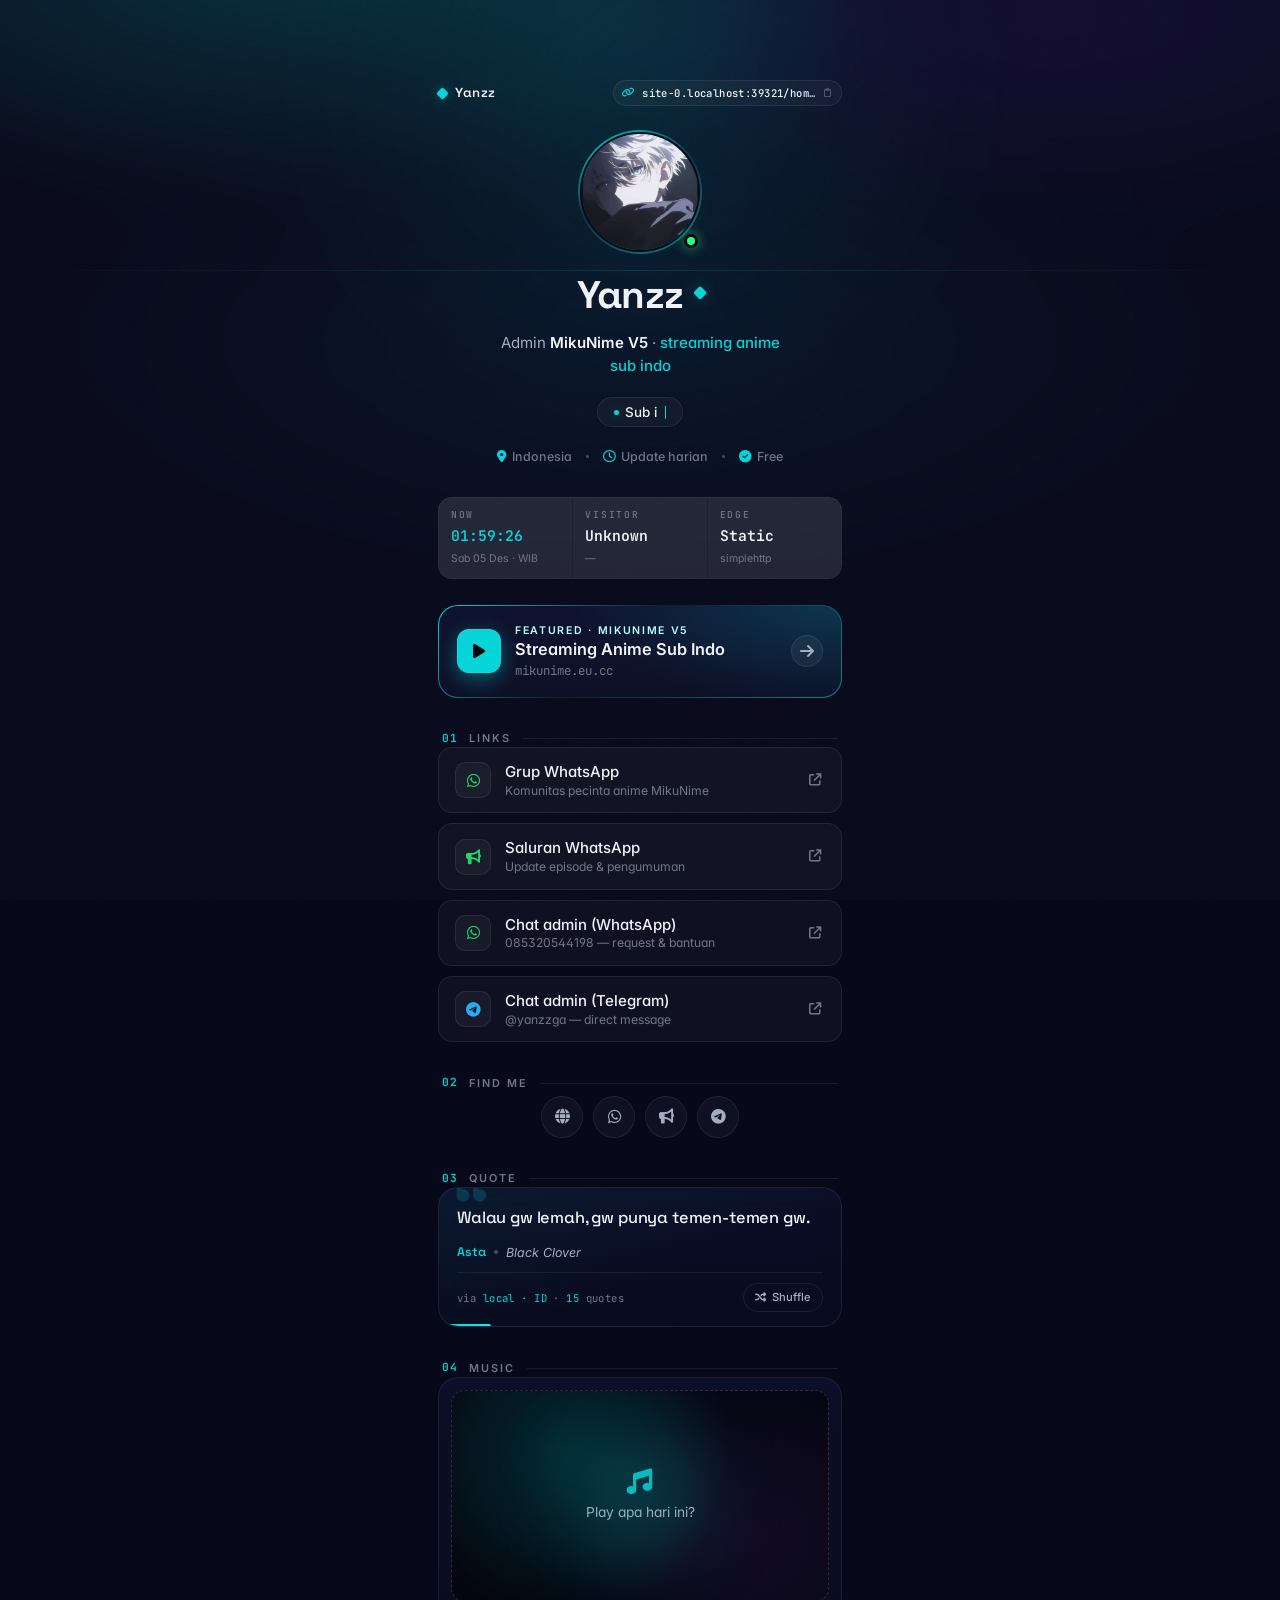
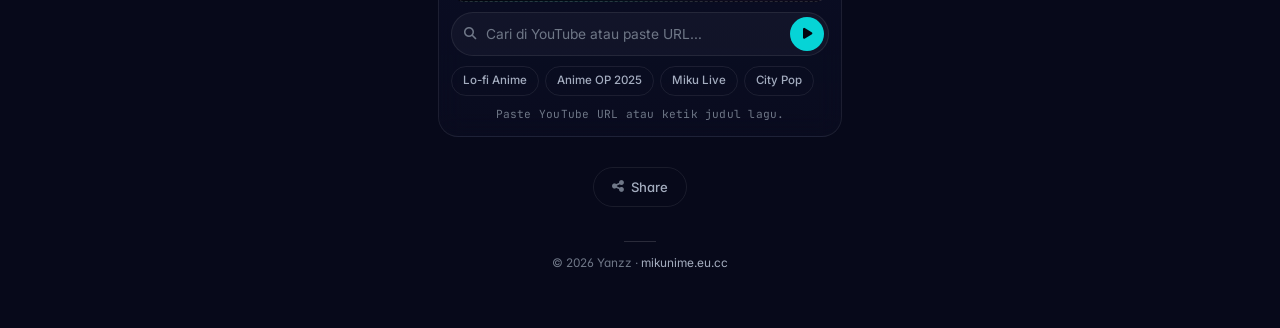
<file: index.html>
<!DOCTYPE html>
<html lang="id">
<head>
    <meta charset="UTF-8" />
    <meta http-equiv="X-UA-Compatible" content="IE=edge" />
    <meta http-equiv="refresh" content="0; url=home.html" />
    <link rel="canonical" href="home.html" />
    <title>Yanzz · MikuNime V5</title>
    <meta name="robots" content="noindex" />
    <style>body{margin:0;background:#07091a;color:#a4adbf;font-family:system-ui,sans-serif;display:flex;align-items:center;justify-content:center;min-height:100vh}a{color:#06d4d6}</style>
</head>
<body>
    <p>Redirecting to <a href="home.html">/home</a>&hellip;</p>
    <script>location.replace("home.html" + (location.search || "") + (location.hash || ""));</script>
</body>
</html>
</file>
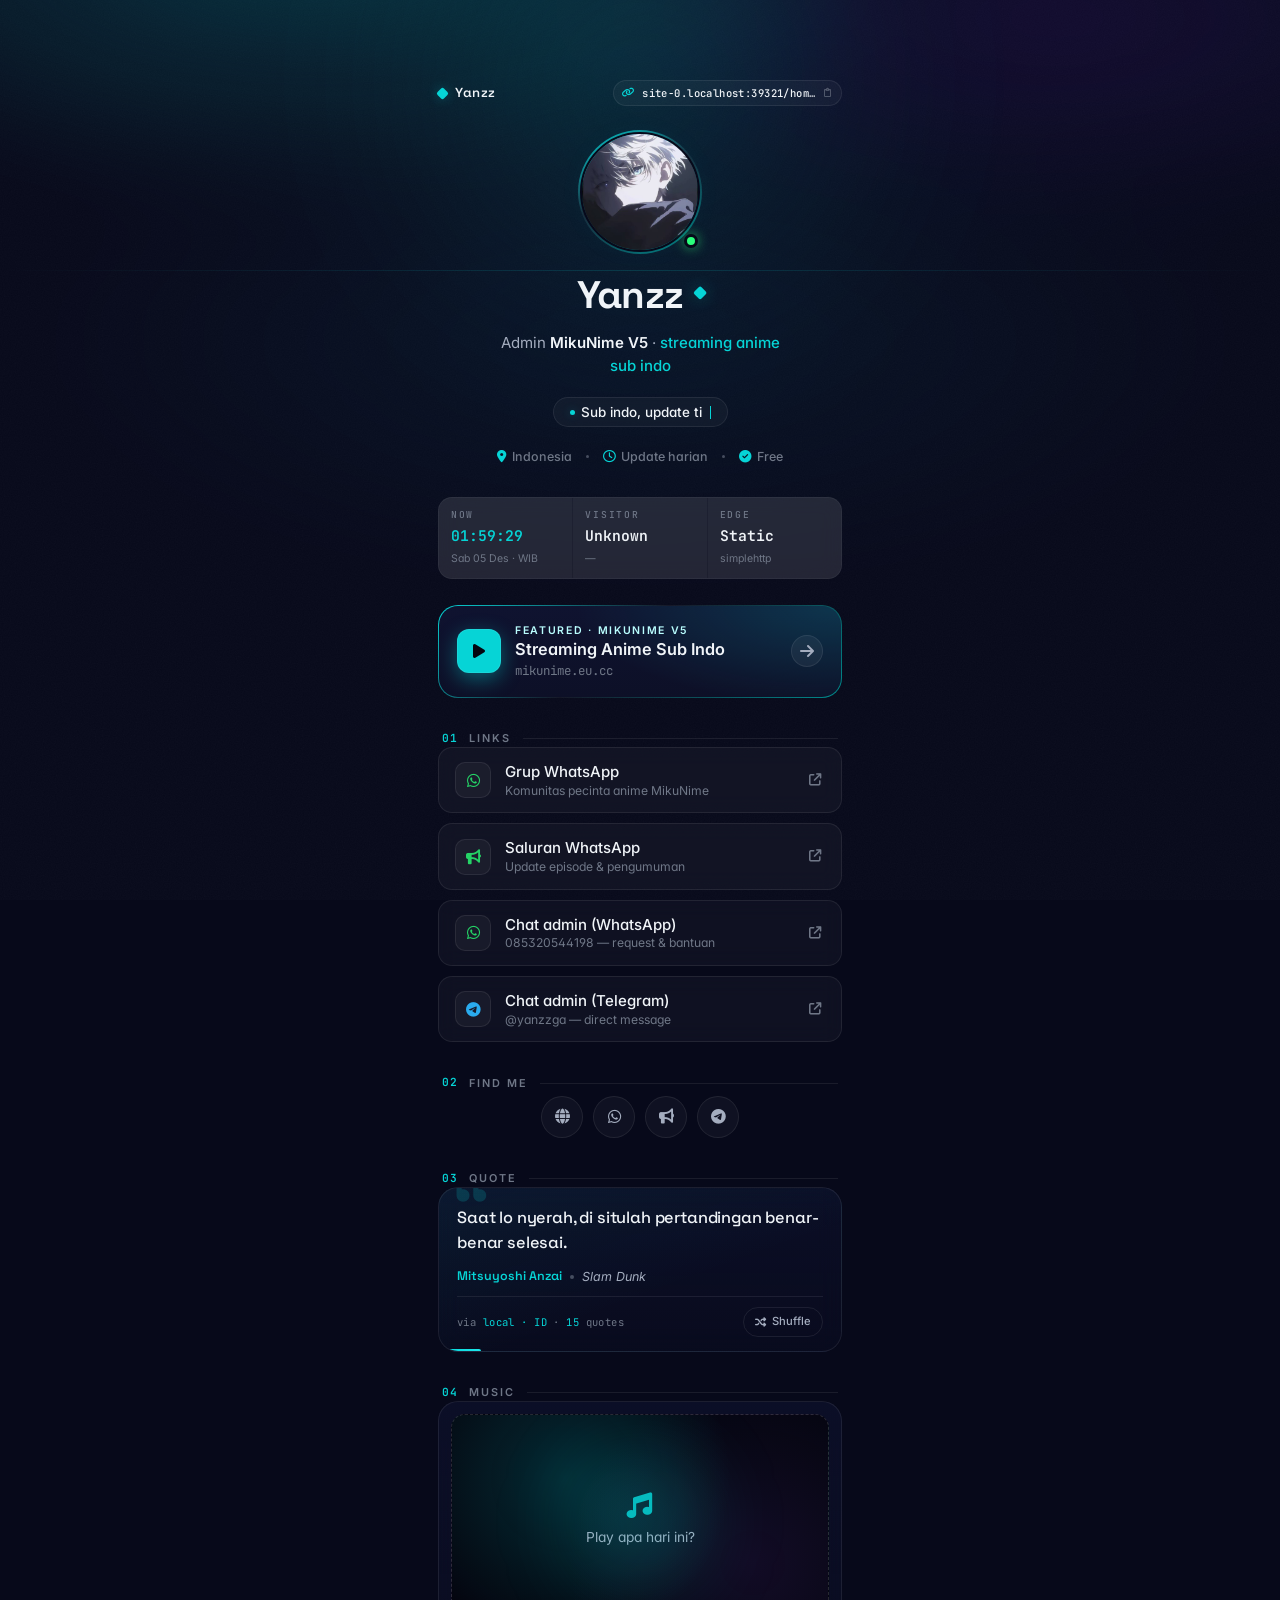
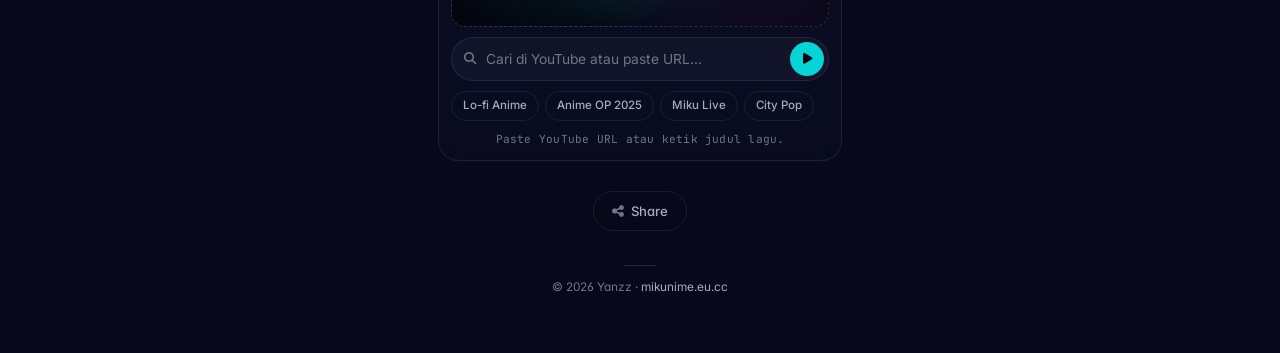
<file: home.html>
<!DOCTYPE html>
<html lang="id">
<head>
    <meta charset="UTF-8" />
    <meta http-equiv="X-UA-Compatible" content="IE=edge" />
    <meta name="viewport" content="width=device-width, initial-scale=1.0, viewport-fit=cover" />

    <title>Yanzz — MikuNime V5 (Mikunime) · Streaming Anime Sub Indo</title>
    <meta name="title" content="Yanzz — MikuNime V5 (Mikunime) · Streaming Anime Sub Indo" />
    <meta name="description" content="Bio link Yanzz, admin MikuNime V5. Akses website MikuNime, grup &amp; saluran WhatsApp komunitas anime sub indo, dan kontak admin." />
    <meta name="keywords" content="yanzz, yanzz mikunime, mikunime, MikuNime, MikuNime V5, mikunime v5, miku nime, miku-nime, bio link mikunime, link in bio, streaming anime sub indo, anime sub indo gratis, nonton anime online, grup whatsapp anime, saluran whatsapp anime, komunitas anime indonesia" />
    <meta name="author" content="Yanzz" />
    <meta name="theme-color" content="#07091a" />
    <meta name="robots" content="index, follow" />
    <link rel="canonical" href="https://mikunime.biz.id" />

    <meta property="og:type" content="website" />
    <meta property="og:url" content="https://mikunime.biz.id" />
    <meta property="og:title" content="Yanzz — MikuNime V5 (Mikunime)" />
    <meta property="og:description" content="Akses website MikuNime V5, grup &amp; saluran WhatsApp komunitas anime sub indo, dan kontak admin." />
    <meta property="og:image" content="assets/profile.jpg" />
    <meta property="og:site_name" content="MikuNime V5 · Yanzz Bio Link" />

    <meta name="twitter:card" content="summary_large_image" />
    <meta name="twitter:title" content="Yanzz — MikuNime V5 (Mikunime)" />
    <meta name="twitter:description" content="Akses website MikuNime V5, grup &amp; saluran WhatsApp komunitas anime sub indo, dan kontak admin." />
    <meta name="twitter:image" content="assets/profile.jpg" />

    <link rel="icon" type="image/svg+xml" href="assets/favicon.svg" />
    <link rel="apple-touch-icon" href="assets/profile.jpg" />

    <link rel="preconnect" href="https://fonts.googleapis.com" />
    <link rel="preconnect" href="https://fonts.gstatic.com" crossorigin />
    <link href="https://fonts.googleapis.com/css2?family=Inter:wght@400;500;600;700&family=Space+Grotesk:wght@500;600;700&family=JetBrains+Mono:wght@400;500&display=swap" rel="stylesheet" />

    <link rel="stylesheet" href="https://cdnjs.cloudflare.com/ajax/libs/font-awesome/6.5.2/css/all.min.css" referrerpolicy="no-referrer" />

    <link rel="stylesheet" href="style.css" />

    <script type="application/ld+json">
    {
      "@context": "https://schema.org",
      "@type": "Person",
      "name": "Yanzz",
      "alternateName": ["Yanzz MikuNime", "Admin MikuNime V5"],
      "jobTitle": "Admin MikuNime V5",
      "url": "https://mikunime.eu.cc",
      "image": "assets/profile.jpg",
      "worksFor": {
        "@type": "Organization",
        "name": "MikuNime V5",
        "alternateName": "Mikunime",
        "url": "https://mikunime.eu.cc"
      },
      "sameAs": [
        "https://chat.whatsapp.com/KSGYkPV4TPLKQ3u8evFwgF",
        "https://whatsapp.com/channel/0029VbCQwRN1t90XMvgzU92q",
        "https://t.me/yanzzga"
      ]
    }
    </script>
</head>
<body>
    <div class="bg-glow" aria-hidden="true">
        <span class="orb"></span>
        <span class="scanline"></span>
    </div>

    <main class="container" id="biolink">
        <!-- Top brand bar -->
        <div class="brand-bar" aria-hidden="true">
            <span class="brand-bar__mark">
                <span class="brand-bar__mark-dot"></span>
                Yanzz
            </span>
            <button type="button" class="url-chip" id="urlChip" aria-label="Tap untuk copy link halaman">
                <i class="fa-solid fa-link" aria-hidden="true"></i>
                <span class="url-chip__text" id="urlText">/home</span>
                <i class="fa-regular fa-clipboard url-chip__copy" aria-hidden="true"></i>
            </button>
        </div>

        <!-- Hero -->
        <header class="hero" aria-label="Profil">
            <div class="avatar">
                <div class="avatar__inner">
                    <img src="assets/profile.jpg" alt="Foto Yanzz, admin MikuNime V5" loading="eager" decoding="async" />
                </div>
                <span class="avatar__dot" title="Online" aria-hidden="true"></span>
            </div>

            <h1 class="hero__name">
                Yanzz
                <span class="hero__name-mark" aria-hidden="true"></span>
            </h1>

            <p class="hero__role">
                Admin <strong>MikuNime V5</strong> · <span class="hero__role-accent">streaming anime sub indo</span>
            </p>

            <div class="hero__typed-stage" aria-live="polite">
                <span class="hero__typed-pill">
                    <span class="hero__typed-text" id="typed">Selamat datang.</span>
                    <span class="hero__typed-caret" aria-hidden="true"></span>
                </span>
            </div>

            <div class="meta" aria-hidden="true">
                <span class="meta__item"><i class="fa-solid fa-location-dot"></i> Indonesia</span>
                <span class="meta__sep"></span>
                <span class="meta__item"><i class="fa-regular fa-clock"></i> Update harian</span>
                <span class="meta__sep"></span>
                <span class="meta__item"><i class="fa-solid fa-circle-check"></i> Free</span>
            </div>
        </header>

        <!-- Live stats -->
        <section class="stats" aria-label="Live status">
            <div class="stat">
                <span class="stat__label">Now</span>
                <span class="stat__value" id="clock">--:--:--</span>
                <span class="stat__sub" id="dateline">— · WIB</span>
            </div>
            <div class="stat">
                <span class="stat__label">Visitor</span>
                <span class="stat__value" id="geoCity">Loading…</span>
                <span class="stat__sub" id="geoMeta">—</span>
            </div>
            <div class="stat">
                <span class="stat__label">Edge</span>
                <span class="stat__value" id="edgeName">Vercel</span>
                <span class="stat__sub" id="edgeRegion">global</span>
            </div>
        </section>

        <!-- Featured -->
        <section class="featured" aria-labelledby="featured-title">
            <h2 id="featured-title" class="visually-hidden">Featured</h2>
            <a href="https://mikunime.eu.cc" target="_blank" rel="noopener" class="featured__btn">
                <span class="featured__icon">
                    <i class="fa-solid fa-play"></i>
                </span>
                <span class="featured__text">
                    <span class="featured__eyebrow">Featured · MikuNime V5</span>
                    <span class="featured__title">Streaming Anime Sub Indo</span>
                    <span class="featured__url">mikunime.eu.cc</span>
                </span>
                <span class="featured__arrow">
                    <i class="fa-solid fa-arrow-right"></i>
                </span>
            </a>
        </section>

        <!-- Main Links -->
        <nav class="links" aria-label="Daftar link">
            <p class="section-label">
                <span class="section-label__num">01</span>
                <span>Links</span>
                <span class="section-label__line"></span>
            </p>
            <ul class="links__list">
                <li>
                    <a href="https://chat.whatsapp.com/KSGYkPV4TPLKQ3u8evFwgF?mode=hqctcla" class="link-btn link-btn--wa" target="_blank" rel="noopener">
                        <span class="link-btn__icon"><i class="fa-brands fa-whatsapp"></i></span>
                        <span class="link-btn__text">
                            <span class="link-btn__title">Grup WhatsApp</span>
                            <span class="link-btn__desc">Komunitas pecinta anime MikuNime</span>
                        </span>
                        <span class="link-btn__chev"><i class="fa-solid fa-arrow-up-right-from-square"></i></span>
                    </a>
                </li>
                <li>
                    <a href="https://whatsapp.com/channel/0029VbCQwRN1t90XMvgzU92q" class="link-btn link-btn--wa" target="_blank" rel="noopener">
                        <span class="link-btn__icon"><i class="fa-solid fa-bullhorn"></i></span>
                        <span class="link-btn__text">
                            <span class="link-btn__title">Saluran WhatsApp</span>
                            <span class="link-btn__desc">Update episode &amp; pengumuman</span>
                        </span>
                        <span class="link-btn__chev"><i class="fa-solid fa-arrow-up-right-from-square"></i></span>
                    </a>
                </li>
                <li>
                    <a href="https://wa.me/6285320544198" class="link-btn link-btn--wa" target="_blank" rel="noopener">
                        <span class="link-btn__icon"><i class="fa-brands fa-whatsapp"></i></span>
                        <span class="link-btn__text">
                            <span class="link-btn__title">Chat admin (WhatsApp)</span>
                            <span class="link-btn__desc">085320544198 — request &amp; bantuan</span>
                        </span>
                        <span class="link-btn__chev"><i class="fa-solid fa-arrow-up-right-from-square"></i></span>
                    </a>
                </li>
                <li>
                    <a href="https://t.me/yanzzga" class="link-btn link-btn--tg" target="_blank" rel="noopener">
                        <span class="link-btn__icon"><i class="fa-brands fa-telegram"></i></span>
                        <span class="link-btn__text">
                            <span class="link-btn__title">Chat admin (Telegram)</span>
                            <span class="link-btn__desc">@yanzzga — direct message</span>
                        </span>
                        <span class="link-btn__chev"><i class="fa-solid fa-arrow-up-right-from-square"></i></span>
                    </a>
                </li>
            </ul>
        </nav>

        <!-- Socials -->
        <section class="socials-wrap" aria-label="Sosial">
            <p class="section-label">
                <span class="section-label__num">02</span>
                <span>Find me</span>
                <span class="section-label__line"></span>
            </p>
            <div class="socials">
                <h2 class="visually-hidden">Sosial Media</h2>
                <a href="https://mikunime.eu.cc" class="social" target="_blank" rel="noopener" aria-label="Website MikuNime V5" title="Website MikuNime V5">
                    <i class="fa-solid fa-globe"></i>
                </a>
                <a href="https://chat.whatsapp.com/KSGYkPV4TPLKQ3u8evFwgF?mode=hqctcla" class="social social--wa" target="_blank" rel="noopener" aria-label="Grup WhatsApp" title="Grup WhatsApp">
                    <i class="fa-brands fa-whatsapp"></i>
                </a>
                <a href="https://whatsapp.com/channel/0029VbCQwRN1t90XMvgzU92q" class="social social--wa" target="_blank" rel="noopener" aria-label="Saluran WhatsApp" title="Saluran WhatsApp">
                    <i class="fa-solid fa-bullhorn"></i>
                </a>
                <a href="https://t.me/yanzzga" class="social social--tg" target="_blank" rel="noopener" aria-label="Telegram" title="Telegram">
                    <i class="fa-brands fa-telegram"></i>
                </a>
            </div>
        </section>

        <!-- Anime quote -->
        <section class="quote-section" aria-label="Anime quote of the moment">
            <p class="section-label">
                <span class="section-label__num">03</span>
                <span>Quote</span>
                <span class="section-label__line"></span>
            </p>
            <article class="quote-card" id="quoteCard">
                <span class="quote-card__mark" aria-hidden="true">&ldquo;</span>
                <p class="quote-card__text" id="quoteText">Memuat quote&hellip;</p>
                <footer class="quote-card__meta">
                    <span class="quote-card__char" id="quoteChar">&mdash;</span>
                    <span class="quote-card__sep" aria-hidden="true"></span>
                    <span class="quote-card__anime" id="quoteAnime">&mdash;</span>
                </footer>
                <div class="quote-card__bar">
                    <span class="quote-card__source">via <span id="quoteSource">yurippe</span> &middot; <span id="quoteCount">7k+</span> quotes</span>
                    <button type="button" class="quote-card__refresh" id="quoteRefresh" aria-label="Quote berikutnya">
                        <i class="fa-solid fa-shuffle" aria-hidden="true"></i>
                        <span>Shuffle</span>
                    </button>
                </div>
                <span class="quote-card__progress" id="quoteProgress" aria-hidden="true"></span>
            </article>
        </section>

        <!-- Music -->
        <section class="player" aria-label="Music player">
            <p class="section-label">
                <span class="section-label__num">04</span>
                <span>Music</span>
                <span class="section-label__line"></span>
            </p>
            <div class="player__card">
                <div class="player__display" id="playerDisplay" hidden>
                    <iframe id="ytplayer" title="YouTube player" frameborder="0" allow="accelerometer; autoplay; clipboard-write; encrypted-media; gyroscope; picture-in-picture" allowfullscreen referrerpolicy="strict-origin-when-cross-origin"></iframe>
                </div>
                <div class="player__empty" id="playerEmpty">
                    <span class="player__empty-pulse"></span>
                    <i class="fa-solid fa-music"></i>
                    <span>Play apa hari ini?</span>
                </div>
                <form class="player__form" id="playerForm" autocomplete="off">
                    <span class="player__form-icon"><i class="fa-solid fa-magnifying-glass"></i></span>
                    <input type="search" id="playerInput" placeholder="Cari di YouTube atau paste URL…" aria-label="Cari musik di YouTube" />
                    <button type="submit" class="player__form-btn" aria-label="Play">
                        <i class="fa-solid fa-play"></i>
                    </button>
                </form>
                <div class="player__presets" role="group" aria-label="Quick play">
                    <button type="button" data-q="lofi anime hip hop radio">Lo-fi Anime</button>
                    <button type="button" data-q="anime opening 2025 best">Anime OP 2025</button>
                    <button type="button" data-q="hatsune miku magical mirai live">Miku Live</button>
                    <button type="button" data-q="japanese city pop 80s playlist">City Pop</button>
                </div>
                <p class="player__hint" id="playerHint">Paste YouTube URL atau ketik judul lagu.</p>
            </div>
        </section>

        <!-- Share -->
        <button type="button" id="shareBtn" class="share-btn" aria-label="Bagikan halaman ini">
            <i class="fa-solid fa-share-nodes"></i>
            <span>Share</span>
        </button>

        <!-- Footer -->
        <footer class="footer">
            <span class="footer__rule" aria-hidden="true"></span>
            <p>&copy; <span id="year"></span> Yanzz · <a href="https://mikunime.eu.cc" target="_blank" rel="noopener">mikunime.eu.cc</a></p>
        </footer>
    </main>

    <div class="toast" id="toast" role="status" aria-live="polite"></div>

    <script src="script.js" defer></script>
</body>
</html>
</file>
<file: style.css>
/* =========================================
   Yanzz · Bio Link — midnight cyan edition
   ========================================= */

:root {
    --bg: #07091a;
    --bg-deep: #04050f;
    --bg-soft: #0d1027;
    --bg-card: #0f1330;

    --surface: rgba(255, 255, 255, 0.035);
    --surface-strong: rgba(255, 255, 255, 0.06);
    --surface-hover: rgba(6, 212, 214, 0.06);
    --border: rgba(255, 255, 255, 0.08);
    --border-strong: rgba(255, 255, 255, 0.14);
    --border-accent: rgba(6, 212, 214, 0.32);

    --accent: #06d4d6;
    --accent-bright: #1ce7ec;
    --accent-deep: #008a8c;
    --accent-soft: #b9fdfe;
    --accent-glow: rgba(6, 212, 214, 0.32);

    --warm: #ffb547;
    --wa: #25d366;
    --tg: #2aabee;

    --text: #f0f4f8;
    --text-dim: #a4adbf;
    --text-mute: #6f7787;

    --radius-sm: 10px;
    --radius-md: 14px;
    --radius-lg: 20px;
    --radius-pill: 999px;

    --easing: cubic-bezier(0.22, 0.61, 0.36, 1);
    --t-fast: 160ms;
    --t-base: 240ms;
}

/* ----- Reset ----- */
*, *::before, *::after { box-sizing: border-box; }
html, body { margin: 0; padding: 0; }
html {
    -webkit-text-size-adjust: 100%;
    scroll-behavior: smooth;
}
body {
    min-height: 100svh;
    font-family: "Inter", system-ui, -apple-system, "Segoe UI", Roboto, sans-serif;
    color: var(--text);
    background: var(--bg);
    line-height: 1.55;
    overflow-x: hidden;
    -webkit-font-smoothing: antialiased;
    text-rendering: optimizeLegibility;
    font-feature-settings: "ss01", "cv11";
}
a { color: inherit; text-decoration: none; }
img { display: block; max-width: 100%; height: auto; }
ul { list-style: none; margin: 0; padding: 0; }
button { font: inherit; cursor: pointer; }

::selection {
    background: var(--accent);
    color: var(--bg-deep);
}

.visually-hidden {
    position: absolute !important;
    width: 1px; height: 1px;
    padding: 0; margin: -1px;
    overflow: hidden;
    clip: rect(0, 0, 0, 0);
    white-space: nowrap;
    border: 0;
}

/* ----- Background: midnight aurora + grain ----- */
.bg-glow {
    position: fixed;
    inset: 0;
    z-index: -1;
    overflow: hidden;
    pointer-events: none;
}
.bg-glow::before {
    content: "";
    position: absolute;
    top: -25%;
    left: 50%;
    width: 130%;
    height: 90%;
    transform: translateX(-50%);
    background:
        radial-gradient(ellipse 55% 50% at 30% 20%, rgba(6, 212, 214, 0.22), transparent 65%),
        radial-gradient(ellipse 50% 40% at 75% 30%, rgba(80, 30, 180, 0.16), transparent 65%),
        radial-gradient(ellipse 60% 50% at 50% 70%, rgba(6, 90, 130, 0.12), transparent 65%);
    filter: blur(40px);
    opacity: 0.95;
}
.bg-glow::after {
    content: "";
    position: absolute;
    inset: 0;
    background-image: url("data:image/svg+xml;utf8,<svg xmlns='http://www.w3.org/2000/svg' width='200' height='200'><filter id='n'><feTurbulence type='fractalNoise' baseFrequency='0.85' numOctaves='2' stitchTiles='stitch'/><feColorMatrix values='0 0 0 0 1  0 0 0 0 1  0 0 0 0 1  0 0 0 0.05 0'/></filter><rect width='100%25' height='100%25' filter='url(%23n)'/></svg>");
    background-size: 200px 200px;
    mix-blend-mode: overlay;
    opacity: 0.55;
    pointer-events: none;
}

/* Single ambient orb — slow breath */
.orb {
    position: absolute;
    width: 520px; height: 520px;
    top: -180px; left: 50%;
    transform: translateX(-50%);
    border-radius: 50%;
    background: radial-gradient(circle, var(--accent), transparent 60%);
    filter: blur(120px);
    opacity: 0.28;
    animation: breathe 8s ease-in-out infinite;
}
@keyframes breathe {
    0%, 100% { opacity: 0.24; transform: translateX(-50%) scale(1); }
    50%      { opacity: 0.34; transform: translateX(-50%) scale(1.05); }
}

/* Subtle scanline accent over hero */
.scanline {
    position: absolute;
    top: 30%;
    left: 0;
    right: 0;
    height: 1px;
    background: linear-gradient(90deg, transparent, var(--accent-glow), transparent);
    opacity: 0.5;
}

/* ----- Container ----- */
.container {
    width: 100%;
    max-width: 460px;
    margin: 0 auto;
    padding: clamp(40px, 8vw, 72px) clamp(20px, 5vw, 28px) 56px;
    display: flex;
    flex-direction: column;
    gap: 26px;

    opacity: 0;
    transform: translateY(10px);
    transition: opacity 600ms var(--easing), transform 600ms var(--easing);
    position: relative;
    z-index: 1;
}
.container.is-visible {
    opacity: 1;
    transform: translateY(0);
}

/* ----- Top brand bar ----- */
.brand-bar {
    display: flex;
    align-items: center;
    justify-content: space-between;
    font-size: 0.7rem;
    color: var(--text-mute);
    letter-spacing: 0.16em;
    text-transform: uppercase;
    font-weight: 600;
    margin-bottom: -10px;
}
.brand-bar__mark {
    display: inline-flex;
    align-items: center;
    gap: 8px;
    color: var(--text);
    font-family: "Space Grotesk", "Inter", sans-serif;
    letter-spacing: 0.04em;
    text-transform: none;
    font-size: 0.82rem;
    font-weight: 600;
}
.brand-bar__mark-dot {
    width: 9px; height: 9px;
    background: var(--accent);
    border-radius: 2px;
    box-shadow: 0 0 12px var(--accent-glow);
    transform: rotate(45deg);
    flex-shrink: 0;
}
.brand-bar__id {
    color: var(--text-mute);
    font-family: "JetBrains Mono", "SF Mono", ui-monospace, monospace;
    font-size: 0.66rem;
    letter-spacing: 0.18em;
    border: 1px solid var(--border);
    padding: 3px 8px;
    border-radius: 4px;
    background: var(--surface);
}

/* ----- Hero ----- */
.hero {
    display: flex;
    flex-direction: column;
    align-items: center;
    text-align: center;
    gap: 14px;
    padding: 8px 0 4px;
}

.avatar {
    position: relative;
    width: 116px; height: 116px;
    border-radius: 50%;
    padding: 2px;
    background: linear-gradient(150deg, var(--accent) 0%, rgba(255, 255, 255, 0.06) 45%, var(--accent-deep) 100%);
}
.avatar::before {
    content: "";
    position: absolute;
    inset: -8px;
    border-radius: 50%;
    background: radial-gradient(circle, var(--accent-glow), transparent 65%);
    filter: blur(14px);
    z-index: -1;
    opacity: 0.55;
}
.avatar__inner {
    width: 100%; height: 100%;
    border-radius: 50%;
    overflow: hidden;
    background: var(--bg-deep);
    border: 2px solid var(--bg);
}
.avatar__inner img {
    width: 100%; height: 100%;
    object-fit: cover;
    transition: transform 600ms var(--easing);
}
.avatar:hover .avatar__inner img {
    transform: scale(1.04);
}
.avatar__dot {
    position: absolute;
    right: 4px; bottom: 6px;
    width: 14px; height: 14px;
    border-radius: 50%;
    background: #2bff7c;
    border: 3px solid var(--bg);
    box-shadow: 0 0 12px rgba(43, 255, 124, 0.6);
}

.hero__name {
    font-family: "Space Grotesk", "Inter", sans-serif;
    margin: 6px 0 0;
    font-size: clamp(2rem, 4vw + 1rem, 2.4rem);
    font-weight: 700;
    letter-spacing: -0.02em;
    color: var(--text);
    line-height: 1.1;
    display: inline-flex;
    align-items: center;
    gap: 10px;
}
.hero__name-mark {
    display: inline-block;
    width: 10px; height: 10px;
    background: var(--accent);
    border-radius: 2px;
    transform: rotate(45deg) translateY(-3px);
    box-shadow: 0 0 16px var(--accent-glow);
}

.hero__role {
    margin: 0;
    color: var(--text-dim);
    font-size: 0.94rem;
    font-weight: 400;
    max-width: 32ch;
}
.hero__role strong {
    color: var(--text);
    font-weight: 600;
}
.hero__role-accent {
    color: var(--accent);
    font-weight: 500;
}

/* Typed pill — fixed slot to prevent layout shift */
.hero__typed-stage {
    height: 38px;
    display: flex;
    align-items: center;
    justify-content: center;
    width: 100%;
    margin-top: 2px;
}
.hero__typed-pill {
    display: inline-flex;
    align-items: center;
    gap: 6px;
    font-size: 0.84rem;
    color: var(--text-dim);
    background: var(--surface);
    border: 1px solid var(--border);
    border-radius: var(--radius-pill);
    padding: 6px 16px;
    backdrop-filter: blur(12px);
    -webkit-backdrop-filter: blur(12px);
    height: 30px;
    max-width: min(360px, 90vw);
    white-space: nowrap;
    overflow: hidden;
}
.hero__typed-pill::before {
    content: "";
    width: 5px; height: 5px;
    border-radius: 50%;
    background: var(--accent);
    box-shadow: 0 0 8px var(--accent-glow);
    flex-shrink: 0;
}
.hero__typed-text {
    color: var(--text);
    font-weight: 500;
    overflow: hidden;
    text-overflow: ellipsis;
    min-width: 0;
}
.hero__typed-caret {
    display: inline-block;
    width: 1px;
    height: 1em;
    background: var(--accent);
    margin-left: 2px;
    flex-shrink: 0;
    animation: blink 1.05s steps(2) infinite;
}
@keyframes blink { 50% { opacity: 0; } }

/* Meta line */
.meta {
    display: flex;
    justify-content: center;
    align-items: center;
    gap: 14px;
    flex-wrap: wrap;
    color: var(--text-mute);
    font-size: 0.78rem;
    font-weight: 500;
    margin-top: 2px;
}
.meta__item {
    display: inline-flex;
    align-items: center;
    gap: 6px;
}
.meta__sep {
    width: 3px; height: 3px;
    border-radius: 50%;
    background: var(--text-mute);
    opacity: 0.6;
}
.meta__item i {
    color: var(--accent);
    font-size: 0.78rem;
}

/* ----- Section label ----- */
.section-label {
    display: flex;
    align-items: center;
    gap: 12px;
    font-size: 0.68rem;
    font-weight: 600;
    letter-spacing: 0.18em;
    text-transform: uppercase;
    color: var(--text-mute);
    margin: 6px 4px 0;
}
.section-label__num {
    color: var(--accent);
    font-family: "JetBrains Mono", "SF Mono", ui-monospace, monospace;
    font-weight: 600;
    letter-spacing: 0.05em;
    font-size: 0.7rem;
    text-transform: none;
}
.section-label__line {
    flex: 1;
    height: 1px;
    background: var(--border);
}

/* ----- Featured card ----- */
.featured {
    position: relative;
    border-radius: var(--radius-lg);
    padding: 1px;
    background: linear-gradient(140deg, var(--accent) 0%, rgba(255, 255, 255, 0.05) 45%, var(--accent-deep) 100%);
    transition: transform var(--t-base) var(--easing), box-shadow var(--t-base) var(--easing);
}
.featured__btn {
    display: flex;
    align-items: center;
    gap: 14px;
    width: 100%;
    padding: 18px;
    border-radius: calc(var(--radius-lg) - 1px);
    background:
        radial-gradient(120% 200% at 100% 0%, rgba(6, 212, 214, 0.18), transparent 55%),
        linear-gradient(180deg, var(--bg-card) 0%, var(--bg-soft) 100%);
    color: var(--text);
    border: 0;
    position: relative;
    overflow: hidden;
}
.featured__btn::after {
    content: "";
    position: absolute;
    inset: 0;
    background: radial-gradient(circle at 100% 0%, rgba(6, 212, 214, 0.22), transparent 55%);
    opacity: 0;
    transition: opacity var(--t-base) var(--easing);
    pointer-events: none;
}
.featured:hover {
    transform: translateY(-2px);
    box-shadow: 0 18px 40px rgba(0, 0, 0, 0.5), 0 0 0 1px var(--border-accent), 0 0 28px rgba(6, 212, 214, 0.18);
}
.featured:hover .featured__btn::after { opacity: 1; }

.featured__icon {
    width: 44px; height: 44px;
    flex-shrink: 0;
    display: grid;
    place-items: center;
    background: var(--accent);
    color: var(--bg-deep);
    border-radius: 12px;
    font-size: 16px;
    box-shadow: 0 6px 20px rgba(6, 212, 214, 0.4), 0 0 0 1px rgba(255, 255, 255, 0.08) inset;
}
.featured__text {
    flex: 1;
    display: flex;
    flex-direction: column;
    line-height: 1.3;
    min-width: 0;
    text-align: left;
}
.featured__eyebrow {
    font-size: 0.66rem;
    font-weight: 600;
    text-transform: uppercase;
    letter-spacing: 0.16em;
    color: var(--accent-soft);
}
.featured__title {
    font-size: 1.02rem;
    font-weight: 600;
    color: var(--text);
    margin-top: 2px;
}
.featured__url {
    font-size: 0.78rem;
    color: var(--text-mute);
    margin-top: 2px;
    font-family: "JetBrains Mono", "SF Mono", ui-monospace, monospace;
    font-feature-settings: "tnum";
}
.featured__arrow {
    width: 32px; height: 32px;
    display: grid;
    place-items: center;
    border-radius: 50%;
    background: rgba(255, 255, 255, 0.05);
    color: var(--text-dim);
    border: 1px solid var(--border);
    transition: transform var(--t-base) var(--easing), background var(--t-base) var(--easing), color var(--t-base) var(--easing);
    flex-shrink: 0;
}
.featured:hover .featured__arrow {
    transform: translateX(3px);
    background: var(--accent);
    color: var(--bg-deep);
    border-color: transparent;
}

/* ----- Link buttons ----- */
.links__list {
    display: flex;
    flex-direction: column;
    gap: 10px;
}

.link-btn {
    display: flex;
    align-items: center;
    gap: 14px;
    width: 100%;
    padding: 14px 14px 14px 16px;
    border-radius: var(--radius-md);
    background: var(--surface);
    border: 1px solid var(--border);
    color: var(--text);
    backdrop-filter: blur(10px);
    -webkit-backdrop-filter: blur(10px);
    position: relative;
    transition:
        transform var(--t-fast) var(--easing),
        background var(--t-fast) var(--easing),
        border-color var(--t-fast) var(--easing);
}
.link-btn::before {
    content: "";
    position: absolute;
    left: 0;
    top: 22%;
    bottom: 22%;
    width: 2px;
    background: var(--accent);
    opacity: 0;
    transition: opacity var(--t-fast) var(--easing);
    border-radius: 0 2px 2px 0;
}
.link-btn--wa::before { background: var(--wa); }
.link-btn--tg::before { background: var(--tg); }

.link-btn__icon {
    width: 36px; height: 36px;
    flex-shrink: 0;
    display: grid;
    place-items: center;
    border-radius: 10px;
    background: rgba(255, 255, 255, 0.04);
    color: var(--accent);
    font-size: 15px;
    border: 1px solid var(--border);
    transition: all var(--t-fast) var(--easing);
}
.link-btn--wa .link-btn__icon { color: var(--wa); }
.link-btn--tg .link-btn__icon { color: var(--tg); }

.link-btn__text {
    flex: 1;
    display: flex;
    flex-direction: column;
    text-align: left;
    line-height: 1.3;
    min-width: 0;
}
.link-btn__title {
    font-weight: 500;
    font-size: 0.94rem;
    color: var(--text);
}
.link-btn__desc {
    font-weight: 400;
    font-size: 0.76rem;
    color: var(--text-mute);
    margin-top: 1px;
    overflow: hidden;
    text-overflow: ellipsis;
    white-space: nowrap;
}
.link-btn__chev {
    color: var(--text-mute);
    font-size: 0.78rem;
    width: 24px; height: 24px;
    display: grid;
    place-items: center;
    flex-shrink: 0;
    transition: transform var(--t-fast) var(--easing), color var(--t-fast) var(--easing);
}

.link-btn:hover,
.link-btn:focus-visible {
    transform: translateY(-1px);
    background: var(--surface-hover);
    border-color: var(--border-strong);
    outline: none;
}
.link-btn:hover::before,
.link-btn:focus-visible::before {
    opacity: 1;
}
.link-btn:hover .link-btn__chev,
.link-btn:focus-visible .link-btn__chev {
    color: var(--text);
    transform: translateX(3px);
}
.link-btn:active { transform: translateY(0); }

/* ----- Socials ----- */
.socials {
    display: flex;
    justify-content: center;
    gap: 10px;
    flex-wrap: wrap;
    margin-top: 4px;
}
.social {
    width: 42px; height: 42px;
    display: grid;
    place-items: center;
    border-radius: 50%;
    background: var(--surface);
    border: 1px solid var(--border);
    color: var(--text-dim);
    font-size: 0.95rem;
    transition: all var(--t-fast) var(--easing);
}
.social:hover,
.social:focus-visible {
    transform: translateY(-2px);
    background: var(--accent);
    color: var(--bg-deep);
    border-color: transparent;
    box-shadow: 0 8px 22px rgba(6, 212, 214, 0.4);
    outline: none;
}
.social--wa:hover { background: var(--wa); color: #fff; box-shadow: 0 8px 22px rgba(37, 211, 102, 0.4); }
.social--tg:hover { background: var(--tg); color: #fff; box-shadow: 0 8px 22px rgba(42, 171, 238, 0.4); }

/* ----- Share ----- */
.share-btn {
    display: inline-flex;
    align-items: center;
    justify-content: center;
    gap: 8px;
    align-self: center;
    padding: 9px 18px;
    border-radius: var(--radius-pill);
    background: transparent;
    border: 1px solid var(--border);
    color: var(--text-dim);
    font-size: 0.82rem;
    font-weight: 500;
    transition: all var(--t-fast) var(--easing);
    margin-top: 4px;
}
.share-btn:hover,
.share-btn:focus-visible {
    color: var(--text);
    background: var(--surface);
    border-color: var(--border-accent);
    box-shadow: 0 0 14px rgba(6, 212, 214, 0.18);
    outline: none;
}
.share-btn i { color: var(--text-mute); transition: color var(--t-fast) var(--easing); }
.share-btn:hover i { color: var(--accent); }

/* ----- Footer ----- */
.footer {
    text-align: center;
    color: var(--text-mute);
    font-size: 0.74rem;
    margin-top: 8px;
    display: flex;
    flex-direction: column;
    align-items: center;
    gap: 6px;
}
.footer__rule {
    width: 32px;
    height: 1px;
    background: var(--border-strong);
    margin-bottom: 6px;
}
.footer p { margin: 0; }
.footer a {
    color: var(--text-dim);
    border-bottom: 1px solid transparent;
    transition: color var(--t-fast) var(--easing), border-color var(--t-fast) var(--easing);
}
.footer a:hover {
    color: var(--text);
    border-bottom-color: var(--accent);
}

/* ----- Toast ----- */
.toast {
    position: fixed;
    left: 50%;
    bottom: 24px;
    transform: translate(-50%, 16px);
    padding: 9px 16px;
    background: rgba(15, 19, 38, 0.95);
    border: 1px solid var(--border-accent);
    color: var(--text);
    border-radius: var(--radius-pill);
    font-size: 0.82rem;
    font-weight: 500;
    box-shadow: 0 12px 30px rgba(0, 0, 0, 0.5), 0 0 18px rgba(6, 212, 214, 0.18);
    backdrop-filter: blur(12px);
    -webkit-backdrop-filter: blur(12px);
    opacity: 0;
    pointer-events: none;
    transition: opacity 220ms ease, transform 220ms ease;
    z-index: 999;
}
.toast.is-show {
    opacity: 1;
    transform: translate(-50%, 0);
}

/* ----- Stagger ----- */
.fade-up {
    opacity: 0;
    transform: translateY(8px);
    transition: opacity 500ms var(--easing), transform 500ms var(--easing);
}
.fade-up.is-in { opacity: 1; transform: translateY(0); }

/* ----- URL chip (brand-bar right) ----- */
.url-chip {
    display: inline-flex;
    align-items: center;
    gap: 8px;
    background: var(--surface);
    border: 1px solid var(--border);
    color: var(--text-dim);
    padding: 4px 10px 4px 8px;
    border-radius: var(--radius-pill);
    font-family: "JetBrains Mono", "SF Mono", ui-monospace, monospace;
    font-size: 0.66rem;
    font-weight: 500;
    letter-spacing: 0.04em;
    text-transform: none;
    cursor: pointer;
    max-width: 60%;
    overflow: hidden;
    transition: all var(--t-fast) var(--easing);
}
.url-chip i { color: var(--accent); font-size: 0.62rem; flex-shrink: 0; }
.url-chip__text {
    color: var(--text);
    overflow: hidden;
    text-overflow: ellipsis;
    white-space: nowrap;
    min-width: 0;
}
.url-chip__copy { color: var(--text-mute) !important; opacity: 0.7; }
.url-chip:hover {
    border-color: var(--border-accent);
    background: var(--surface-strong);
    box-shadow: 0 0 12px rgba(6, 212, 214, 0.18);
}
.url-chip:hover .url-chip__copy { color: var(--accent) !important; opacity: 1; }
.url-chip.is-copied {
    border-color: var(--border-accent);
    background: rgba(6, 212, 214, 0.1);
    color: var(--accent-soft);
}

/* ----- Live stats card ----- */
.stats {
    display: grid;
    grid-template-columns: repeat(3, 1fr);
    gap: 1px;
    background: var(--border);
    border: 1px solid var(--border);
    border-radius: var(--radius-md);
    overflow: hidden;
    backdrop-filter: blur(10px);
    -webkit-backdrop-filter: blur(10px);
}
.stat {
    background: var(--surface);
    padding: 10px 12px;
    display: flex;
    flex-direction: column;
    gap: 3px;
    min-width: 0;
}
.stat__label {
    font-family: "JetBrains Mono", "SF Mono", ui-monospace, monospace;
    font-size: 0.6rem;
    letter-spacing: 0.18em;
    text-transform: uppercase;
    color: var(--text-mute);
    font-weight: 500;
}
.stat__value {
    font-family: "JetBrains Mono", "SF Mono", ui-monospace, monospace;
    font-variant-numeric: tabular-nums;
    font-size: 0.92rem;
    font-weight: 600;
    color: var(--text);
    overflow: hidden;
    text-overflow: ellipsis;
    white-space: nowrap;
}
#clock { color: var(--accent); }
.stat__sub {
    font-size: 0.66rem;
    color: var(--text-mute);
    overflow: hidden;
    text-overflow: ellipsis;
    white-space: nowrap;
}

/* ----- Music player ----- */
.player__card {
    border: 1px solid var(--border);
    border-radius: var(--radius-lg);
    background:
        linear-gradient(180deg, rgba(15, 19, 48, 0.6) 0%, rgba(13, 16, 39, 0.4) 100%);
    backdrop-filter: blur(12px);
    -webkit-backdrop-filter: blur(12px);
    padding: 12px;
    display: flex;
    flex-direction: column;
    gap: 10px;
    overflow: hidden;
}
.player__display {
    position: relative;
    width: 100%;
    aspect-ratio: 16 / 9;
    border-radius: var(--radius-md);
    overflow: hidden;
    background: #000;
    box-shadow: 0 0 0 1px var(--border-accent), 0 8px 28px rgba(0, 0, 0, 0.4);
}
.player__display iframe {
    position: absolute;
    inset: 0;
    width: 100%;
    height: 100%;
    border: 0;
}
.player__empty {
    position: relative;
    aspect-ratio: 16 / 9;
    border-radius: var(--radius-md);
    background:
        radial-gradient(circle at 30% 30%, rgba(6, 212, 214, 0.18), transparent 55%),
        radial-gradient(circle at 80% 70%, rgba(120, 60, 200, 0.12), transparent 55%),
        var(--bg-deep);
    border: 1px dashed var(--border-strong);
    display: flex;
    flex-direction: column;
    align-items: center;
    justify-content: center;
    gap: 8px;
    color: var(--text-dim);
    font-size: 0.86rem;
    overflow: hidden;
}
.player__empty i {
    font-size: 1.6rem;
    color: var(--accent);
    opacity: 0.85;
}
.player__empty-pulse {
    position: absolute;
    width: 200px; height: 200px;
    border-radius: 50%;
    background: radial-gradient(circle, var(--accent-glow), transparent 60%);
    filter: blur(40px);
    animation: pulse 4s ease-in-out infinite;
    pointer-events: none;
}
@keyframes pulse {
    0%, 100% { opacity: 0.4; transform: scale(1); }
    50%      { opacity: 0.7; transform: scale(1.15); }
}

.player__form {
    display: flex;
    align-items: center;
    gap: 6px;
    background: var(--surface);
    border: 1px solid var(--border);
    border-radius: var(--radius-pill);
    padding: 4px 4px 4px 12px;
    transition: border-color var(--t-fast) var(--easing), box-shadow var(--t-fast) var(--easing);
}
.player__form:focus-within {
    border-color: var(--border-accent);
    box-shadow: 0 0 14px rgba(6, 212, 214, 0.2);
}
.player__form-icon {
    color: var(--text-mute);
    font-size: 0.78rem;
    display: grid;
    place-items: center;
    flex-shrink: 0;
}
.player__form input {
    flex: 1;
    background: transparent;
    border: 0;
    color: var(--text);
    padding: 8px 4px;
    font-family: inherit;
    font-size: 0.86rem;
    outline: none;
    min-width: 0;
}
.player__form input::placeholder { color: var(--text-mute); }
.player__form input::-webkit-search-cancel-button { -webkit-appearance: none; }
.player__form-btn {
    width: 34px; height: 34px;
    border-radius: 50%;
    border: 0;
    background: var(--accent);
    color: var(--bg-deep);
    display: grid;
    place-items: center;
    font-size: 0.78rem;
    flex-shrink: 0;
    transition: all var(--t-fast) var(--easing);
}
.player__form-btn:hover,
.player__form-btn:focus-visible {
    background: var(--accent-bright);
    transform: scale(1.05);
    box-shadow: 0 6px 18px rgba(6, 212, 214, 0.45);
    outline: none;
}
.player__form-btn.is-loading {
    background: var(--surface-strong);
    color: var(--text-mute);
    pointer-events: none;
}
.player__form-btn.is-loading i {
    animation: spin 0.8s linear infinite;
}
@keyframes spin { to { transform: rotate(360deg); } }

.player__presets {
    display: flex;
    gap: 6px;
    flex-wrap: wrap;
}
.player__presets button {
    background: transparent;
    border: 1px solid var(--border);
    color: var(--text-dim);
    font-size: 0.72rem;
    font-weight: 500;
    padding: 5px 11px;
    border-radius: var(--radius-pill);
    transition: all var(--t-fast) var(--easing);
    font-family: inherit;
}
.player__presets button:hover,
.player__presets button:focus-visible {
    color: var(--accent);
    border-color: var(--border-accent);
    background: rgba(6, 212, 214, 0.06);
    outline: none;
}

.player__hint {
    margin: 0;
    font-size: 0.7rem;
    color: var(--text-mute);
    text-align: center;
    font-family: "JetBrains Mono", "SF Mono", ui-monospace, monospace;
    letter-spacing: 0.02em;
}
.player__hint.is-error { color: var(--warm); }

/* ----- Anime quote card ----- */
.quote-card {
    position: relative;
    padding: 18px 18px 14px;
    border-radius: var(--radius-lg);
    border: 1px solid var(--border);
    background:
        linear-gradient(160deg, rgba(6, 212, 214, 0.06) 0%, transparent 60%),
        linear-gradient(180deg, rgba(15, 19, 48, 0.55) 0%, rgba(13, 16, 39, 0.35) 100%);
    backdrop-filter: blur(12px);
    -webkit-backdrop-filter: blur(12px);
    overflow: hidden;
    transition: opacity 320ms var(--easing), transform 320ms var(--easing);
}
.quote-card.is-fading { opacity: 0; transform: translateY(4px); }

.quote-card__mark {
    position: absolute;
    top: -22px;
    left: 12px;
    font-family: "Space Grotesk", "Inter", serif;
    font-size: 6rem;
    line-height: 1;
    color: var(--accent);
    opacity: 0.18;
    pointer-events: none;
    user-select: none;
}

.quote-card__text {
    margin: 0 0 12px;
    font-family: "Space Grotesk", "Inter", sans-serif;
    font-size: 1.02rem;
    line-height: 1.5;
    font-weight: 500;
    color: var(--text);
    letter-spacing: -0.01em;
    position: relative;
    z-index: 1;
}

.quote-card__meta {
    display: flex;
    align-items: center;
    gap: 8px;
    flex-wrap: wrap;
    margin-bottom: 10px;
    font-size: 0.78rem;
    color: var(--text-dim);
    position: relative;
    z-index: 1;
}
.quote-card__char {
    font-weight: 600;
    color: var(--accent);
    font-family: "Space Grotesk", "Inter", sans-serif;
}
.quote-card__sep {
    width: 4px; height: 4px;
    border-radius: 50%;
    background: var(--text-mute);
    opacity: 0.6;
}
.quote-card__anime {
    color: var(--text-dim);
    font-style: italic;
}

.quote-card__bar {
    display: flex;
    align-items: center;
    justify-content: space-between;
    gap: 8px;
    padding-top: 10px;
    border-top: 1px solid var(--border);
    font-size: 0.66rem;
    color: var(--text-mute);
    position: relative;
    z-index: 1;
}
.quote-card__source {
    font-family: "JetBrains Mono", "SF Mono", ui-monospace, monospace;
    letter-spacing: 0.04em;
}
.quote-card__source span {
    color: var(--accent);
}

.quote-card__refresh {
    display: inline-flex;
    align-items: center;
    gap: 6px;
    background: transparent;
    border: 1px solid var(--border);
    color: var(--text-dim);
    font-size: 0.7rem;
    font-weight: 500;
    padding: 5px 11px;
    border-radius: var(--radius-pill);
    transition: all var(--t-fast) var(--easing);
    font-family: inherit;
}
.quote-card__refresh:hover,
.quote-card__refresh:focus-visible {
    color: var(--accent);
    border-color: var(--border-accent);
    background: rgba(6, 212, 214, 0.06);
    outline: none;
}
.quote-card__refresh.is-loading i {
    animation: spin 0.8s linear infinite;
}

.quote-card__progress {
    position: absolute;
    bottom: 0;
    left: 0;
    height: 2px;
    background: linear-gradient(90deg, var(--accent), var(--accent-bright));
    width: 0%;
    transition: width 50ms linear;
    border-radius: 0 2px 0 0;
}

/* ----- Reduced motion ----- */
@media (prefers-reduced-motion: reduce) {
    *, *::before, *::after {
        animation-duration: 0.001ms !important;
        animation-iteration-count: 1 !important;
        transition-duration: 0.001ms !important;
    }
}

/* ----- Larger screens ----- */
@media (min-width: 640px) {
    .container { padding-top: 80px; }
    .avatar { width: 124px; height: 124px; }
}
</file>
